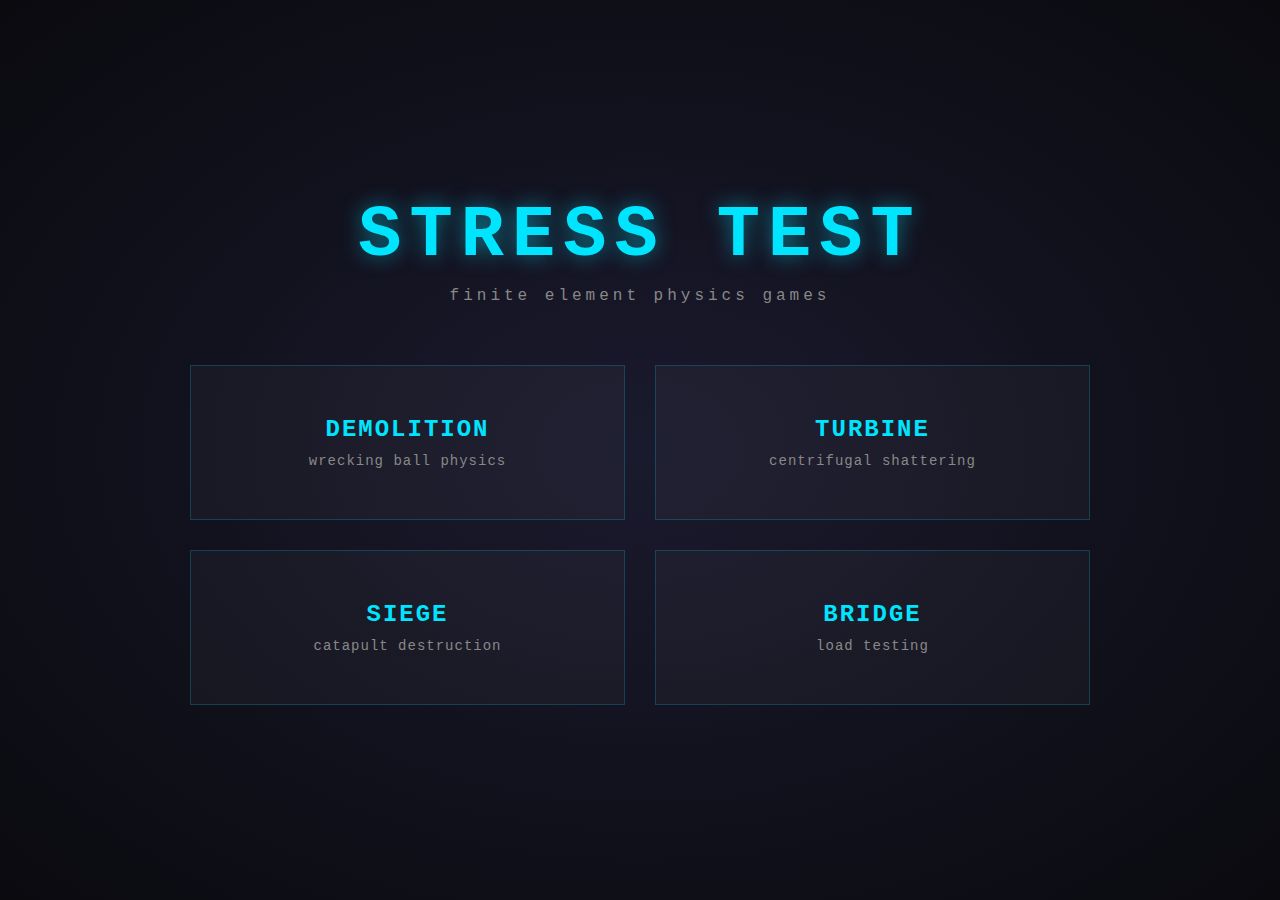
<file: index.html>
<!DOCTYPE html>
<html lang="en">
<head>
<meta charset="UTF-8">
<meta name="viewport" content="width=device-width, initial-scale=1.0">
<title>STRESS TEST - FEA Physics</title>
<link rel="stylesheet" href="styles/landing.css">
</head>
<body>
    <div class="landing-page">
        <div class="title-container">
            <h1 class="main-title">STRESS TEST</h1>
            <p class="subtitle">finite element physics games</p>
        </div>
        
        <div class="feature-grid">
            <div class="feature-card" data-mode="crane">
                <h2>DEMOLITION</h2>
                <p>wrecking ball physics</p>
            </div>
            <div class="feature-card" data-mode="turbine">
                <h2>TURBINE</h2>
                <p>centrifugal shattering</p>
            </div>
            <div class="feature-card" data-mode="optimizer">
                <h2>SIEGE</h2>
                <p>catapult destruction</p>
            </div>
            <div class="feature-card" data-mode="collapse">
                <h2>BRIDGE</h2>
                <p>load testing</p>
            </div>
        </div>
    </div>

    <script>
        document.querySelectorAll('.feature-card').forEach(card => {
            card.addEventListener('click', () => {
                const mode = card.getAttribute('data-mode');
                window.location.href = 'simulator.html?mode=' + mode;
            });
        });
    </script>
</body>
</html>
</file>
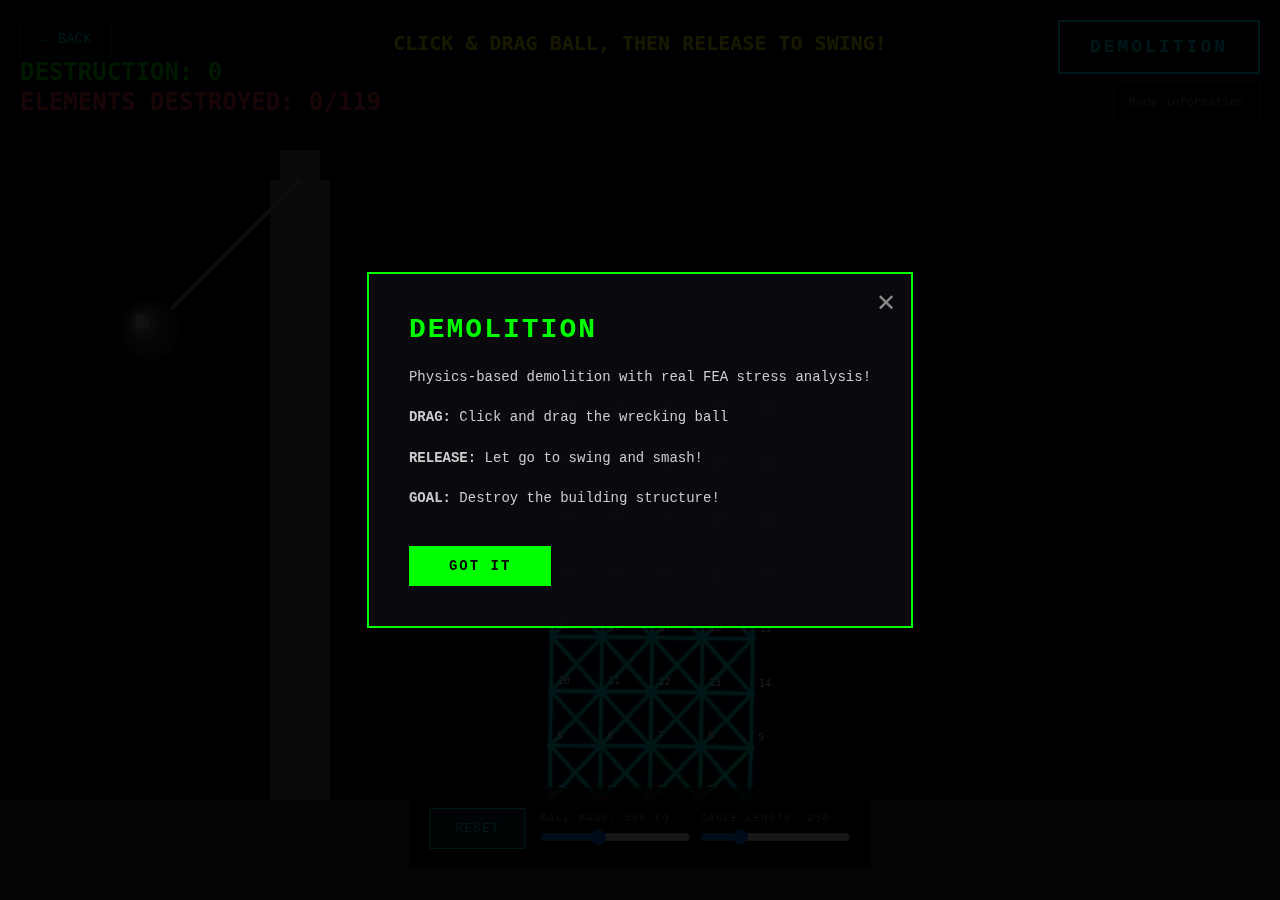
<file: simulator.html>
<!DOCTYPE html>
<html lang="en">
<head>
    <meta charset="UTF-8">
    <meta name="viewport" content="width=device-width, initial-scale=1.0">
    <title>stress test</title>
    <link rel="stylesheet" href="styles/simulator.css">
</head>
<body>
    <button class="back-button" onclick="window.location.href='index.html'">← BACK</button>
    
    <canvas id="main-canvas" width="1920" height="1080"></canvas>
    <div class="overlay"></div>
    
    <div class="mode-indicator" id="modeIndicator">MODE</div>
    
    <div class="info-panel" id="modeInfo">
        Mode information
    </div>

    <div id="instructionModal" class="instruction-modal">
        <div class="instruction-content">
            <button class="close-instruction" onclick="closeInstruction()">✕</button>
            <h2 id="instructionTitle">FEATURE NAME</h2>
            <div id="instructionText">
                <p>Instructions will appear here</p>
            </div>
            <button class="got-it-btn" onclick="closeInstruction()">GOT IT</button>
        </div>
    </div>
    
    <div class="controls-panel">
        <button id="clearBtn">RESET</button>
        
        <div id="craneControls" class="mode-controls" style="display: none;">
            <div class="slider-control">
                <label id="massLabel">BALL MASS: 500 kg</label>
                <input type="range" id="massSlider" min="200" max="1000" step="50" value="500">
            </div>
            <div class="slider-control">
                <label id="cableLabel">CABLE LENGTH: 250</label>
                <input type="range" id="cableSlider" min="150" max="400" step="10" value="250">
            </div>
        </div>
        
        <div id="turbineControls" class="mode-controls" style="display: none;">
            <button id="spinBtn">SPIN UP</button>
            <button id="stopBtn">STOP</button>
            <div class="slider-control">
                <label id="rpmLabel">MAX RPM: 300</label>
                <input type="range" id="rpmSlider" min="100" max="800" step="50" value="300">
            </div>
            <div class="slider-control">
                <label id="forceLabel">CENTRIFUGAL: 1.0x</label>
                <input type="range" id="forceSlider" min="1" max="50" step="1" value="10">
            </div>
            <div class="slider-control">
                <label id="bladeLabel">BLADE THICK: 1.0x</label>
                <input type="range" id="bladeSlider" min="1" max="30" step="1" value="10">
            </div>
        </div>
        
        <div id="optimizerControls" class="mode-controls" style="display: none;">
            <button id="fireBtn" style="background:#ff6600;">FIRE!</button>
            <button id="clearBtn" style="background:#666;">RESET</button>
            <div class="slider-control">
                <label id="powerLabel">POWER: 1.0x</label>
                <input type="range" id="powerSlider" min="5" max="20" step="1" value="10">
            </div>
            <div class="slider-control">
                <label id="massLabel">BOULDER MASS: 50 kg</label>
                <input type="range" id="massSlider" min="20" max="150" step="10" value="50">
            </div>
        </div>
        
        <div id="collapseControls" class="mode-controls" style="display: none;">
            <button id="startBtn" style="background:#00aa00;">TEST BRIDGE</button>
            <div class="slider-control">
                <label id="segmentLabel">SEGMENTS: 12</label>
                <input type="range" id="segmentSlider" min="6" max="20" step="1" value="12">
            </div>
            <div class="slider-control">
                <label id="vehicleLabel">VEHICLE MASS: 800 kg</label>
                <input type="range" id="vehicleSlider" min="400" max="2000" step="100" value="800">
            </div>
            <div class="slider-control">
                <label id="speedLabel">SPEED: 2x</label>
                <input type="range" id="speedSlider" min="1" max="5" step="1" value="2">
            </div>
        </div>
    </div>

    <script src="features/simulator.js" type="module"></script>
</body>
</html>
</file>
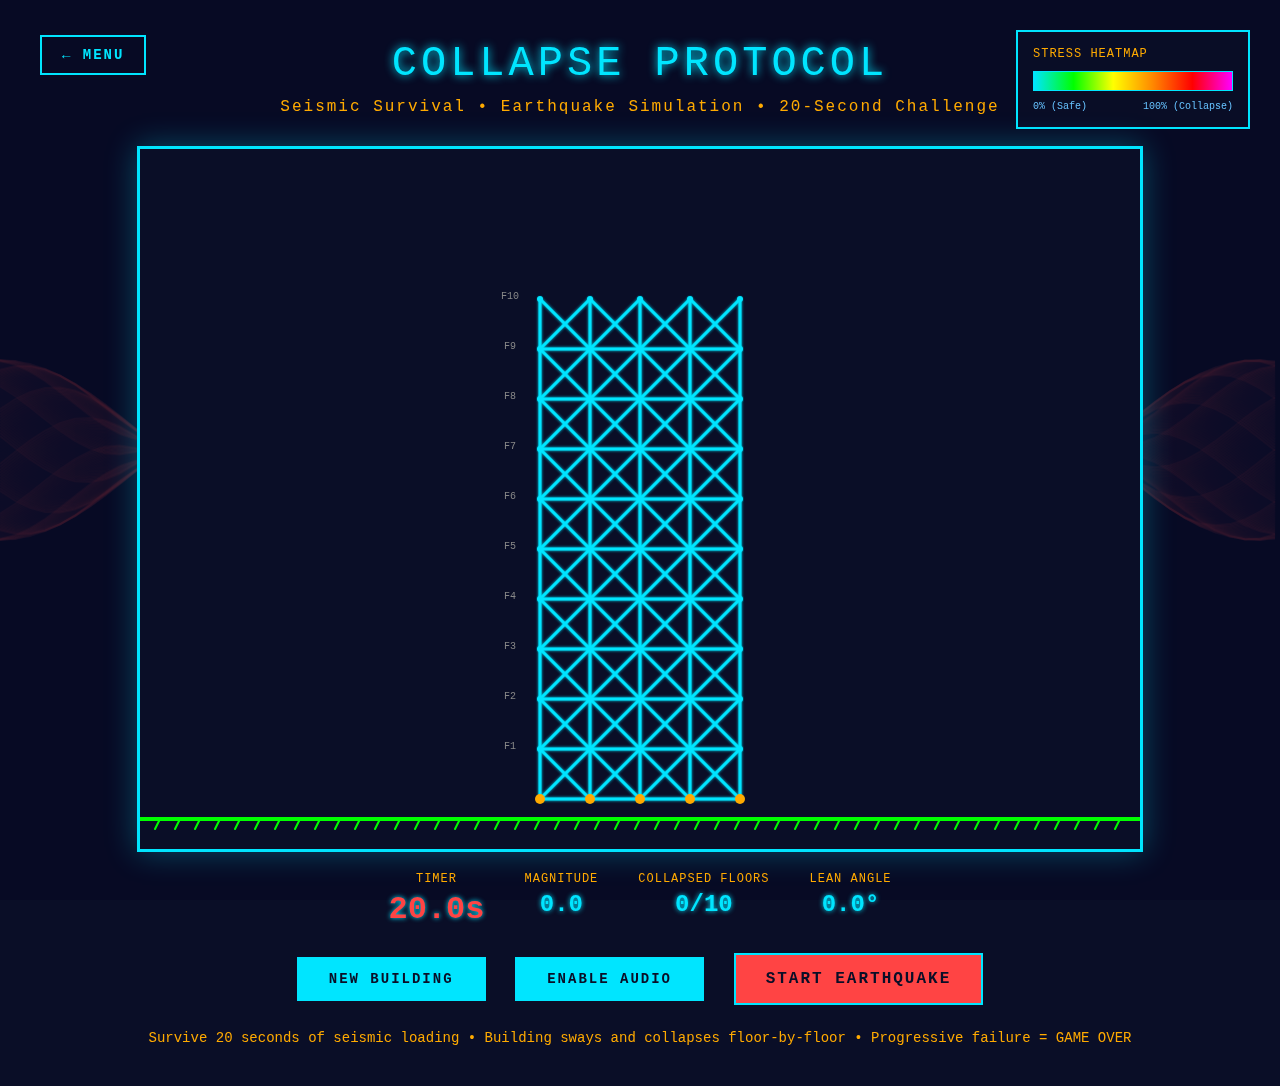
<file: features/collapse.html>
<!DOCTYPE html>
<html>
<head>
<meta charset="UTF-8">
<title>Collapse Protocol - STRESS_TEST</title>
<link rel="stylesheet" href="../styles/main.css">
</head>
<body>

<canvas id="bg-canvas"></canvas>

<button class="back-button" onclick="window.location.href='../index.html'">← MENU</button>

<div id="heatmap-legend">
    <div class="legend-title">STRESS HEATMAP</div>
    <div class="legend-gradient"></div>
    <div class="legend-labels">
        <span>0% (Safe)</span>
        <span>100% (Collapse)</span>
    </div>
</div>

<div id="feature-container">
    <div id="feature-title">COLLAPSE PROTOCOL</div>
    <div id="feature-subtitle">Seismic Survival • Earthquake Simulation • 20-Second Challenge</div>
    
    <canvas id="main-canvas" width="1000" height="700"></canvas>
    
    <div id="stats">
        <div class="stat-item">
            <div class="stat-label">TIMER</div>
            <div class="stat-value" id="timer-display" style="font-size:32px; color:#ff4444;">20.0s</div>
        </div>
        <div class="stat-item">
            <div class="stat-label">MAGNITUDE</div>
            <div class="stat-value" id="magnitude-display">0.0</div>
        </div>
        <div class="stat-item">
            <div class="stat-label">COLLAPSED FLOORS</div>
            <div class="stat-value" id="collapsed-display">0/10</div>
        </div>
        <div class="stat-item">
            <div class="stat-label">LEAN ANGLE</div>
            <div class="stat-value" id="lean-display">0.0°</div>
        </div>
    </div>
    
    <div id="controls">
        <button id="reset-btn">NEW BUILDING</button>
        <button id="audio-btn">ENABLE AUDIO</button>
        <button id="start-btn" style="background:#ff4444; font-size:16px; padding:15px 30px;">START EARTHQUAKE</button>
    </div>
    
    <div id="result-overlay" style="display:none; position:absolute; top:50%; left:50%; transform:translate(-50%, -50%); background:rgba(0,0,0,0.9); padding:40px; border:3px solid #00ff00; z-index:1000;">
        <div id="result-text" style="font-size:48px; color:#00ff00; font-weight:bold; text-align:center; margin-bottom:20px;">SURVIVED!</div>
        <div style="font-size:20px; color:#fff; text-align:center; margin-bottom:30px;">Building integrity maintained for 20 seconds</div>
        <button onclick="document.getElementById('result-overlay').style.display='none'; document.getElementById('reset-btn').click();" style="font-size:18px; padding:15px 40px; background:#00ff00; color:#000;">TRY AGAIN</button>
    </div>
    
    <div style="text-align:center; color:#ffaa00; margin-top:20px; font-size:14px;">
        Survive 20 seconds of seismic loading • Building sways and collapses floor-by-floor • Progressive failure = GAME OVER
    </div>
</div>

<script src="collapse.js" type="module"></script>

</body>
</html>
</file>
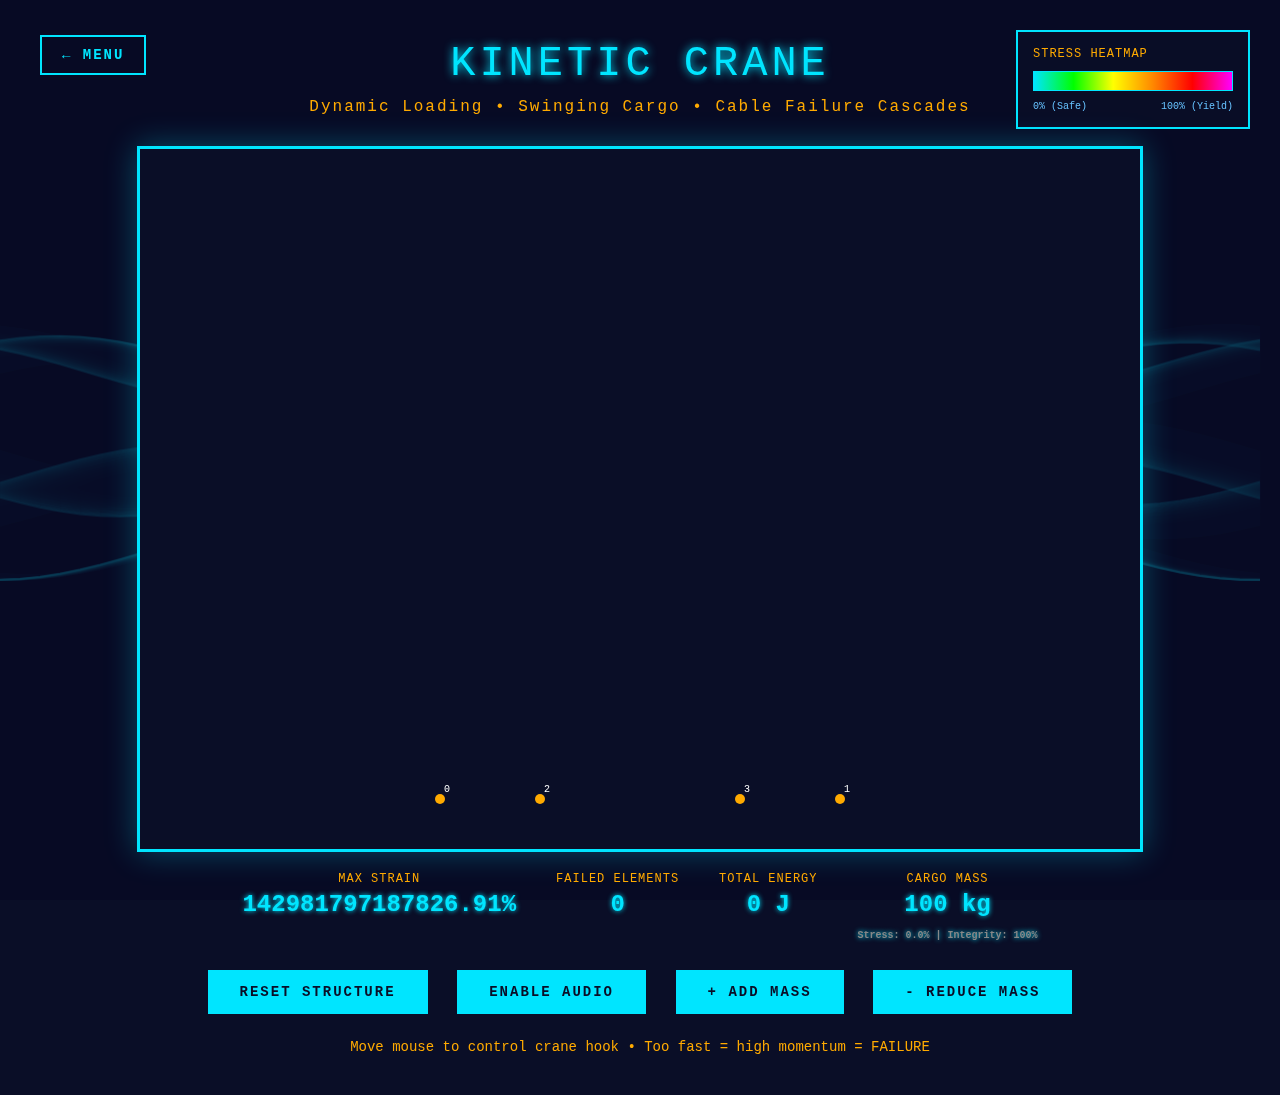
<file: features/crane.html>
<!DOCTYPE html>
<html>
<head>
<meta charset="UTF-8">
<title>Kinetic Crane - STRESS_TEST</title>
<link rel="stylesheet" href="../styles/main.css">
</head>
<body>

<canvas id="bg-canvas"></canvas>

<button class="back-button" onclick="window.location.href='../index.html'">← MENU</button>

<div id="heatmap-legend">
    <div class="legend-title">STRESS HEATMAP</div>
    <div class="legend-gradient"></div>
    <div class="legend-labels">
        <span>0% (Safe)</span>
        <span>100% (Yield)</span>
    </div>
</div>

<div id="feature-container">
    <div id="feature-title">KINETIC CRANE</div>
    <div id="feature-subtitle">Dynamic Loading • Swinging Cargo • Cable Failure Cascades</div>
    
    <canvas id="main-canvas" width="1000" height="700"></canvas>
    
    <div id="stats">
        <div class="stat-item">
            <div class="stat-label">MAX STRAIN</div>
            <div class="stat-value" id="max-strain">0.00%</div>
        </div>
        <div class="stat-item">
            <div class="stat-label">FAILED ELEMENTS</div>
            <div class="stat-value" id="failed-count">0</div>
        </div>
        <div class="stat-item">
            <div class="stat-label">TOTAL ENERGY</div>
            <div class="stat-value" id="total-energy">0 J</div>
        </div>
        <div class="stat-item">
            <div class="stat-label">CARGO MASS</div>
            <div class="stat-value" id="cargo-mass">100 kg</div>
        </div>
    </div>
    
    <div id="controls">
        <button id="reset-btn">RESET STRUCTURE</button>
        <button id="audio-btn">ENABLE AUDIO</button>
        <button id="add-mass-btn">+ ADD MASS</button>
        <button id="sub-mass-btn">- REDUCE MASS</button>
    </div>
    
    <div style="text-align:center; color:#ffaa00; margin-top:20px; font-size:14px;">
        Move mouse to control crane hook • Too fast = high momentum = FAILURE
    </div>
</div>

<script src="crane.js" type="module"></script>

</body>
</html>
</file>
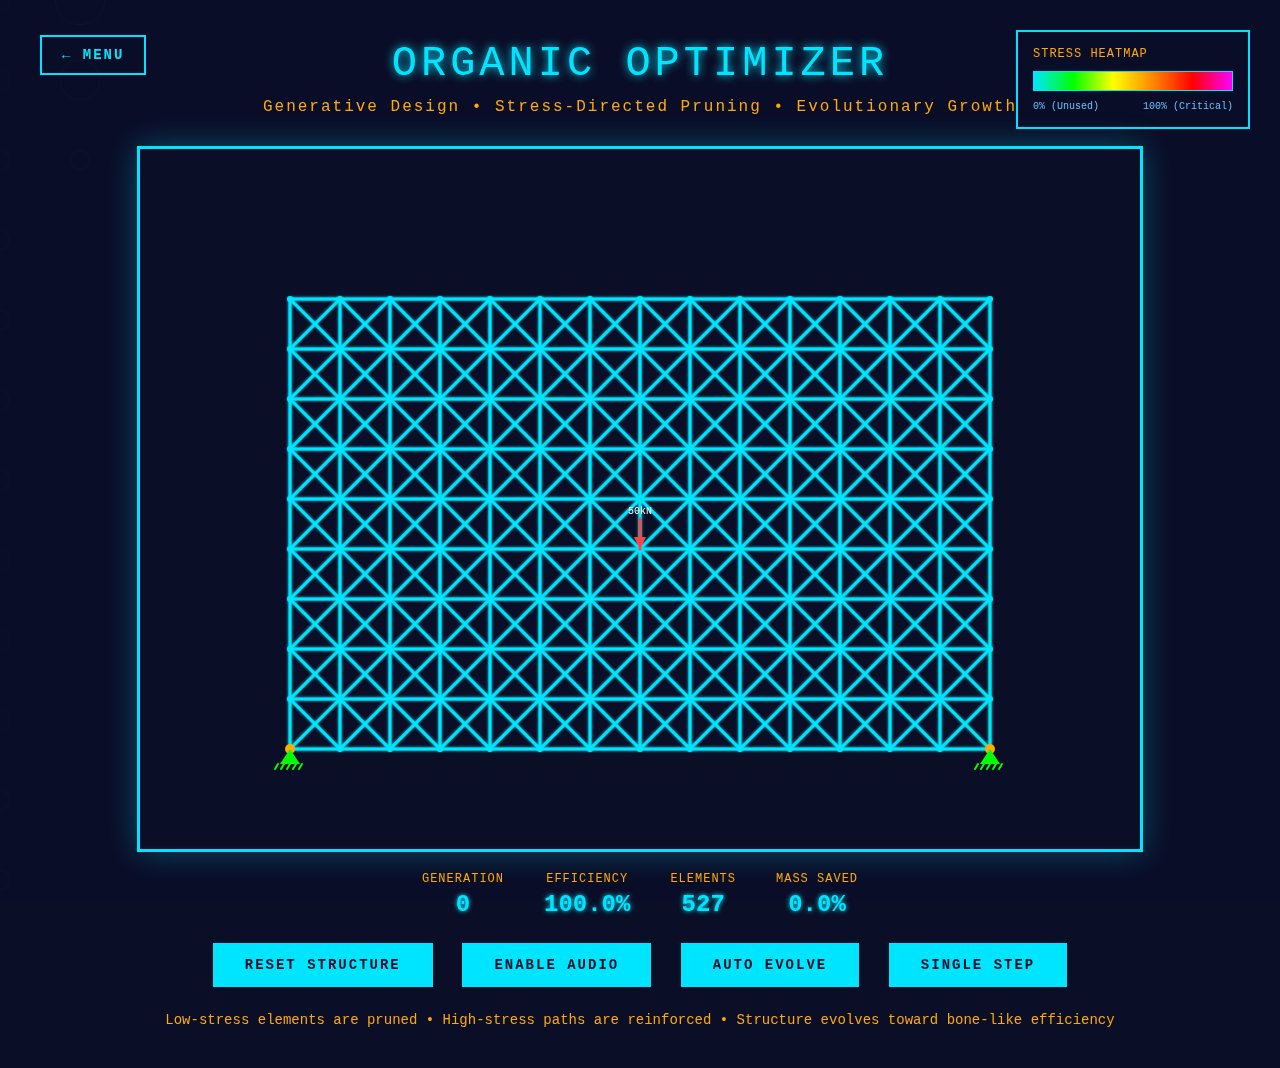
<file: features/optimizer.html>
<!DOCTYPE html>
<html>
<head>
<meta charset="UTF-8">
<title>Organic Optimizer - STRESS_TEST</title>
<link rel="stylesheet" href="../styles/main.css">
</head>
<body>

<canvas id="bg-canvas"></canvas>

<button class="back-button" onclick="window.location.href='../index.html'">← MENU</button>

<div id="heatmap-legend">
    <div class="legend-title">STRESS HEATMAP</div>
    <div class="legend-gradient"></div>
    <div class="legend-labels">
        <span>0% (Unused)</span>
        <span>100% (Critical)</span>
    </div>
</div>

<div id="feature-container">
    <div id="feature-title">ORGANIC OPTIMIZER</div>
    <div id="feature-subtitle">Generative Design • Stress-Directed Pruning • Evolutionary Growth</div>
    
    <canvas id="main-canvas" width="1000" height="700"></canvas>
    
    <div id="stats">
        <div class="stat-item">
            <div class="stat-label">GENERATION</div>
            <div class="stat-value" id="generation-display">0</div>
        </div>
        <div class="stat-item">
            <div class="stat-label">EFFICIENCY</div>
            <div class="stat-value" id="efficiency-display">0%</div>
        </div>
        <div class="stat-item">
            <div class="stat-label">ELEMENTS</div>
            <div class="stat-value" id="elements-display">0</div>
        </div>
        <div class="stat-item">
            <div class="stat-label">MASS SAVED</div>
            <div class="stat-value" id="mass-display">0%</div>
        </div>
    </div>
    
    <div id="controls">
        <button id="reset-btn">RESET STRUCTURE</button>
        <button id="audio-btn">ENABLE AUDIO</button>
        <button id="evolve-btn">AUTO EVOLVE</button>
        <button id="step-btn">SINGLE STEP</button>
    </div>
    
    <div style="text-align:center; color:#ffaa00; margin-top:20px; font-size:14px;">
        Low-stress elements are pruned • High-stress paths are reinforced • Structure evolves toward bone-like efficiency
    </div>
</div>

<script src="optimizer.js" type="module"></script>

</body>
</html>
</file>
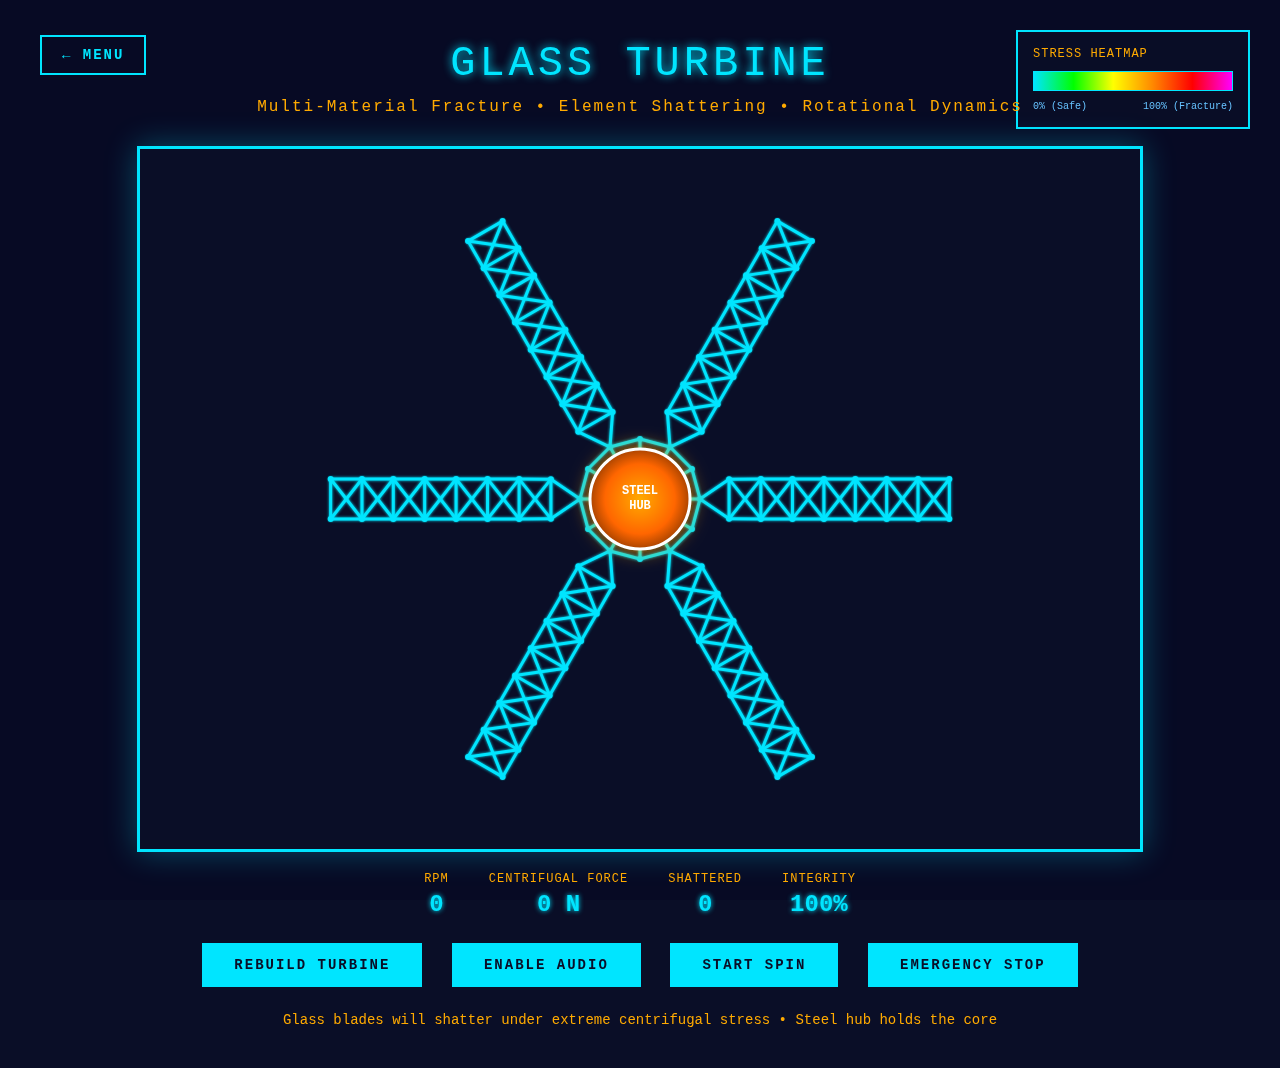
<file: features/turbine.html>
<!DOCTYPE html>
<html>
<head>
<meta charset="UTF-8">
<title>Glass Turbine - STRESS_TEST</title>
<link rel="stylesheet" href="../styles/main.css">
</head>
<body>

<canvas id="bg-canvas"></canvas>

<button class="back-button" onclick="window.location.href='../index.html'">← MENU</button>

<div id="heatmap-legend">
    <div class="legend-title">STRESS HEATMAP</div>
    <div class="legend-gradient"></div>
    <div class="legend-labels">
        <span>0% (Safe)</span>
        <span>100% (Fracture)</span>
    </div>
</div>

<div id="feature-container">
    <div id="feature-title">GLASS TURBINE</div>
    <div id="feature-subtitle">Multi-Material Fracture • Element Shattering • Rotational Dynamics</div>
    
    <canvas id="main-canvas" width="1000" height="700"></canvas>
    
    <div id="stats">
        <div class="stat-item">
            <div class="stat-label">RPM</div>
            <div class="stat-value" id="rpm-display">0</div>
        </div>
        <div class="stat-item">
            <div class="stat-label">CENTRIFUGAL FORCE</div>
            <div class="stat-value" id="force-display">0 N</div>
        </div>
        <div class="stat-item">
            <div class="stat-label">SHATTERED</div>
            <div class="stat-value" id="shattered-count">0</div>
        </div>
        <div class="stat-item">
            <div class="stat-label">INTEGRITY</div>
            <div class="stat-value" id="integrity-display">100%</div>
        </div>
    </div>
    
    <div id="controls">
        <button id="reset-btn">REBUILD TURBINE</button>
        <button id="audio-btn">ENABLE AUDIO</button>
        <button id="spin-btn">START SPIN</button>
        <button id="stop-btn">EMERGENCY STOP</button>
    </div>
    
    <div style="text-align:center; color:#ffaa00; margin-top:20px; font-size:14px;">
        Glass blades will shatter under extreme centrifugal stress • Steel hub holds the core
    </div>
</div>

<script src="turbine.js" type="module"></script>

</body>
</html>
</file>
<file: styles/landing.css>
* {
    margin: 0;
    padding: 0;
    box-sizing: border-box;
}

body {
    font-family: 'Courier New', monospace;
    background: radial-gradient(ellipse at center, #1a1a2e 0%, #0a0a0f 100%);
    color: #fff;
    overflow: hidden;
    height: 100vh;
}

.landing-page {
    display: flex;
    flex-direction: column;
    align-items: center;
    justify-content: center;
    height: 100vh;
    padding: 40px;
}

.title-container {
    text-align: center;
    margin-bottom: 60px;
}

.main-title {
    font-size: 72px;
    font-weight: bold;
    letter-spacing: 8px;
    color: #00e5ff;
    text-shadow: 0 0 20px rgba(0, 229, 255, 0.5);
    margin-bottom: 10px;
}

.subtitle {
    font-size: 16px;
    color: #888;
    letter-spacing: 4px;
}

.feature-grid {
    display: grid;
    grid-template-columns: repeat(2, 1fr);
    gap: 30px;
    max-width: 900px;
    width: 100%;
}

.feature-card {
    background: rgba(255, 255, 255, 0.03);
    border: 1px solid rgba(0, 229, 255, 0.2);
    padding: 50px 30px;
    cursor: pointer;
    transition: all 0.3s ease;
    text-align: center;
}

.feature-card:hover {
    background: rgba(0, 229, 255, 0.1);
    border-color: rgba(0, 229, 255, 0.6);
    transform: translateY(-5px);
    box-shadow: 0 10px 30px rgba(0, 229, 255, 0.3);
}

.feature-card h2 {
    font-size: 24px;
    color: #00e5ff;
    margin-bottom: 10px;
    letter-spacing: 2px;
}

.feature-card p {
    font-size: 14px;
    color: #888;
    letter-spacing: 1px;
}

@media (max-width: 768px) {
    .feature-grid {
        grid-template-columns: 1fr;
        gap: 20px;
    }
    
    .main-title {
        font-size: 48px;
    }
}
</file>
<file: styles/simulator.css>
* {
    margin: 0;
    padding: 0;
    box-sizing: border-box;
}

body {
    font-family: 'Courier New', monospace;
    background: #0a0a0f;
    color: #fff;
    overflow: hidden;
    height: 100vh;
    width: 100vw;
}

#main-canvas {
    position: absolute;
    top: 0;
    left: 0;
    filter: contrast(1.1) brightness(0.95);
}

.overlay {
    position: absolute;
    top: 0;
    left: 0;
    width: 100%;
    height: 100%;
    background: repeating-linear-gradient(
        0deg,
        rgba(0, 0, 0, 0.05) 0px,
        transparent 1px,
        transparent 2px,
        rgba(0, 0, 0, 0.05) 3px
    );
    pointer-events: none;
}

.back-button {
    position: absolute;
    top: 20px;
    left: 20px;
    padding: 10px 20px;
    background: rgba(0, 0, 0, 0.7);
    border: 1px solid rgba(0, 229, 255, 0.3);
    color: #00e5ff;
    font-family: 'Courier New', monospace;
    font-size: 14px;
    cursor: pointer;
    z-index: 100;
    transition: all 0.3s;
}

.back-button:hover {
    background: rgba(0, 229, 255, 0.2);
    border-color: #00e5ff;
}

.mode-indicator {
    position: absolute;
    top: 20px;
    right: 20px;
    padding: 15px 30px;
    background: rgba(0, 0, 0, 0.8);
    border: 2px solid #00e5ff;
    color: #00e5ff;
    font-size: 18px;
    font-weight: bold;
    letter-spacing: 3px;
    z-index: 100;
}

.info-panel {
    position: absolute;
    top: 80px;
    right: 20px;
    padding: 15px;
    background: rgba(0, 0, 0, 0.7);
    border: 1px solid rgba(255, 255, 255, 0.2);
    color: #888;
    font-size: 12px;
    max-width: 250px;
    z-index: 100;
}

.controls-panel {
    position: absolute;
    bottom: 30px;
    left: 50%;
    transform: translateX(-50%);
    padding: 20px;
    background: rgba(0, 0, 0, 0.8);
    border: 1px solid rgba(0, 229, 255, 0.3);
    display: flex;
    gap: 15px;
    align-items: center;
    z-index: 100;
    flex-wrap: wrap;
    justify-content: center;
}

.controls-panel button {
    padding: 12px 25px;
    background: rgba(0, 229, 255, 0.2);
    border: 1px solid #00e5ff;
    color: #00e5ff;
    font-family: 'Courier New', monospace;
    font-size: 13px;
    cursor: pointer;
    transition: all 0.3s;
    letter-spacing: 1px;
}

.controls-panel button:hover {
    background: rgba(0, 229, 255, 0.4);
    transform: translateY(-2px);
}

.mode-controls {
    display: flex;
    gap: 10px;
    align-items: center;
}

.slider-control {
    display: flex;
    flex-direction: column;
    gap: 5px;
}

.slider-control label {
    font-size: 11px;
    color: #888;
    letter-spacing: 1px;
}

.slider-control input[type="range"] {
    width: 150px;
}

.instruction-modal {
    display: none;
    position: absolute;
    top: 0;
    left: 0;
    width: 100%;
    height: 100%;
    background: rgba(0, 0, 0, 0.9);
    z-index: 1000;
    justify-content: center;
    align-items: center;
}

.instruction-modal.show {
    display: flex;
}

.instruction-content {
    background: rgba(10, 10, 15, 0.95);
    border: 2px solid #00ff00;
    padding: 40px;
    max-width: 600px;
    position: relative;
}

.close-instruction {
    position: absolute;
    top: 15px;
    right: 15px;
    background: transparent;
    border: none;
    color: #888;
    font-size: 24px;
    cursor: pointer;
}

.instruction-content h2 {
    color: #00ff00;
    font-size: 28px;
    margin-bottom: 20px;
    letter-spacing: 2px;
}

.instruction-content p {
    color: #ccc;
    font-size: 14px;
    line-height: 1.8;
    margin-bottom: 15px;
}

.got-it-btn {
    margin-top: 20px;
    padding: 12px 40px;
    background: #00ff00;
    border: none;
    color: #000;
    font-family: 'Courier New', monospace;
    font-size: 14px;
    font-weight: bold;
    cursor: pointer;
    letter-spacing: 2px;
}

.got-it-btn:hover {
    background: #00cc00;
}

@media (max-width: 768px) {
    .controls-panel {
        bottom: 10px;
        padding: 15px;
        gap: 10px;
    }
    
    .controls-panel button {
        padding: 10px 15px;
        font-size: 11px;
    }
}
</file>
<file: styles/main.css>
/* STRESS_TEST - Blueprint FEA Aesthetic */
/* Inspired by engineering blueprints and structural analysis software */

* {
    box-sizing: border-box;
}

body {
    background: #0a0e27; /* Deep blueprint blue-black */
    color: #00e5ff; /* Cyan technical readout */
    font-family: 'Courier New', monospace;
    margin: 0;
    padding: 0;
    overflow: auto;
    min-height: 100vh;
}

#bg-canvas {
    position: fixed;
    top: 0;
    left: 0;
    width: 100vw;
    height: 100vh;
    z-index: 0;
    opacity: 0.3;
}

#title {
    position: absolute;
    top: 50%;
    left: 50%;
    transform: translate(-50%, -50%);
    font-size: 72px;
    text-align: center;
    color: #00e5ff;
    text-shadow: 
        0 0 10px #00e5ff,
        0 0 20px #00e5ff,
        0 0 30px #00e5ff,
        3px 3px 0 rgba(0,0,0,0.8);
    background: rgba(10, 14, 39, 0.95);
    padding: 30px 60px;
    border: 3px solid #00e5ff;
    letter-spacing: 8px;
    font-weight: bold;
    animation: pulse-glow 2s ease-in-out infinite;
}

@keyframes pulse-glow {
    0%, 100% {
        text-shadow: 
            0 0 10px #00e5ff,
            0 0 20px #00e5ff,
            0 0 30px #00e5ff,
            3px 3px 0 rgba(0,0,0,0.8);
    }
    50% {
        text-shadow: 
            0 0 20px #00e5ff,
            0 0 40px #00e5ff,
            0 0 60px #00e5ff,
            3px 3px 0 rgba(0,0,0,0.8);
    }
}

#subtitle {
    position: absolute;
    top: calc(50% + 90px);
    left: 50%;
    transform: translateX(-50%);
    font-size: 16px;
    color: #ffaa00;
    background: rgba(10, 14, 39, 0.9);
    padding: 12px 30px;
    border: 2px solid #ffaa00;
    letter-spacing: 2px;
}

#menu {
    position: absolute;
    top: calc(50% + 160px);
    left: 50%;
    transform: translateX(-50%);
    width: 700px;
}

.menu-item {
    padding: 20px 25px;
    margin: 15px 0;
    border: 2px solid #00e5ff;
    text-align: left;
    cursor: pointer;
    background: rgba(10, 14, 39, 0.9);
    color: #00e5ff;
    font-size: 14px;
    transition: all 0.3s cubic-bezier(0.4, 0, 0.2, 1);
    position: relative;
    overflow: hidden;
}

.menu-item::before {
    content: '';
    position: absolute;
    top: 0;
    left: -100%;
    width: 100%;
    height: 100%;
    background: linear-gradient(90deg, 
        transparent, 
        rgba(0, 229, 255, 0.2), 
        transparent);
    transition: left 0.5s;
}

.menu-item:hover::before {
    left: 100%;
}

.menu-item:hover {
    background: rgba(0, 229, 255, 0.15);
    border-color: #ffaa00;
    transform: translateX(15px);
    box-shadow: 
        0 0 20px rgba(0, 229, 255, 0.5),
        inset 0 0 20px rgba(0, 229, 255, 0.1);
}

.feature-title {
    font-size: 20px;
    font-weight: bold;
    margin-bottom: 8px;
    letter-spacing: 3px;
    color: #00e5ff;
    transition: color 0.3s;
}

.menu-item:hover .feature-title {
    color: #ffaa00;
}

.feature-desc {
    font-size: 13px;
    color: #66c2ff;
    letter-spacing: 1px;
    opacity: 0.8;
}

#info-panel {
    position: absolute;
    bottom: 30px;
    right: 30px;
    background: rgba(10, 14, 39, 0.95);
    border: 2px solid #00e5ff;
    padding: 20px;
    font-size: 12px;
    max-width: 350px;
}

.info-line {
    margin: 8px 0;
    color: #66c2ff;
    letter-spacing: 1px;
}

.info-line::before {
    content: '▸ ';
    color: #ffaa00;
}

/* Feature page styles */
#feature-container {
    position: relative;
    z-index: 1;
    padding: 40px;
}

#feature-title {
    text-align: center;
    font-size: 42px;
    color: #00e5ff;
    margin-bottom: 10px;
    text-shadow: 0 0 10px #00e5ff;
    letter-spacing: 4px;
}

#feature-subtitle {
    text-align: center;
    font-size: 16px;
    color: #ffaa00;
    margin-bottom: 30px;
    letter-spacing: 2px;
}

#main-canvas {
    display: block;
    margin: 0 auto;
    border: 3px solid #00e5ff;
    background: rgba(10, 14, 39, 0.95);
    box-shadow: 
        0 0 30px rgba(0, 229, 255, 0.3),
        inset 0 0 50px rgba(0, 229, 255, 0.05);
}

#controls {
    text-align: center;
    margin-top: 20px;
}

button {
    background: #00e5ff;
    color: #0a0e27;
    border: none;
    padding: 12px 30px;
    font-family: 'Courier New', monospace;
    font-size: 14px;
    cursor: pointer;
    margin: 5px 10px;
    letter-spacing: 2px;
    font-weight: bold;
    transition: all 0.2s;
    border: 2px solid #00e5ff;
}

button:hover {
    background: #ffaa00;
    border-color: #ffaa00;
    transform: translateY(-2px);
    box-shadow: 0 5px 15px rgba(255, 170, 0, 0.4);
}

button:active {
    transform: translateY(0);
}

button:disabled {
    background: #333;
    color: #666;
    border-color: #333;
    cursor: not-allowed;
    box-shadow: none;
}

#stats {
    text-align: center;
    font-size: 14px;
    margin-top: 20px;
    color: #66c2ff;
    display: flex;
    justify-content: center;
    gap: 40px;
}

.stat-item {
    display: flex;
    flex-direction: column;
    align-items: center;
}

.stat-label {
    color: #ffaa00;
    font-size: 12px;
    margin-bottom: 5px;
    letter-spacing: 1px;
}

.stat-value {
    font-size: 24px;
    color: #00e5ff;
    font-weight: bold;
    text-shadow: 0 0 5px #00e5ff;
}

.warning {
    color: #ff4444 !important;
    animation: blink 0.5s infinite;
}

@keyframes blink {
    0%, 50%, 100% { opacity: 1; }
    25%, 75% { opacity: 0.3; }
}

.back-button {
    position: absolute;
    top: 30px;
    left: 30px;
    background: transparent;
    border: 2px solid #00e5ff;
    color: #00e5ff;
    padding: 10px 20px;
    font-size: 14px;
}

.back-button:hover {
    background: #00e5ff;
    color: #0a0e27;
}

/* Heatmap legend */
#heatmap-legend {
    position: absolute;
    top: 30px;
    right: 30px;
    background: rgba(10, 14, 39, 0.95);
    border: 2px solid #00e5ff;
    padding: 15px;
    font-size: 12px;
}

.legend-title {
    color: #ffaa00;
    margin-bottom: 10px;
    letter-spacing: 1px;
}

.legend-gradient {
    width: 200px;
    height: 20px;
    background: linear-gradient(to right, 
        #00e5ff,  /* Cyan - low stress */
        #00ff00,  /* Green */
        #ffff00,  /* Yellow */
        #ff8800,  /* Orange */
        #ff0000,  /* Red */
        #ff00ff   /* Magenta - failure */
    );
    border: 1px solid #00e5ff;
    margin: 10px 0;
}

.legend-labels {
    display: flex;
    justify-content: space-between;
    color: #66c2ff;
    font-size: 10px;
}
</file>
